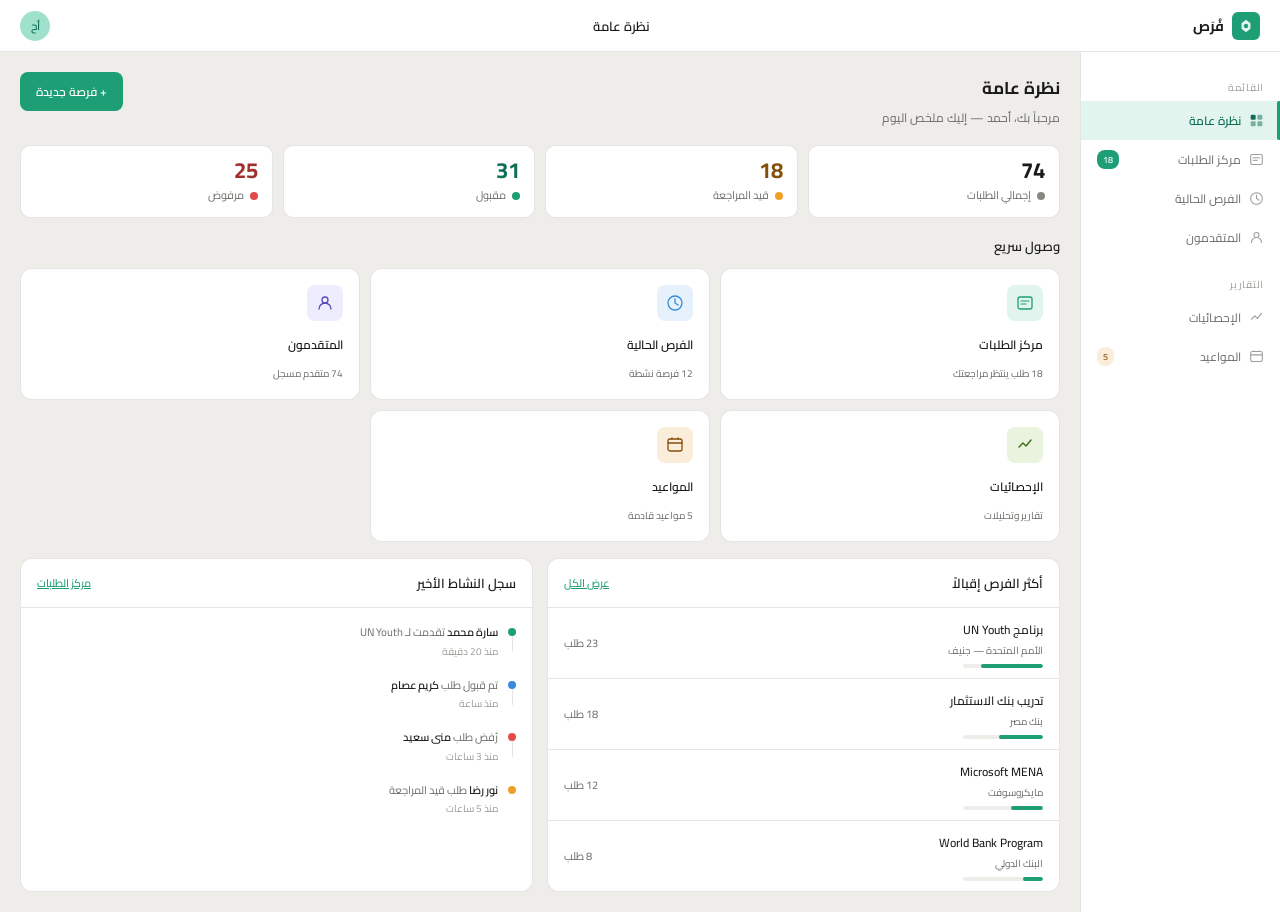
<file: fursa/index.html>
<!DOCTYPE html>
<html lang="ar" dir="rtl">
<head>
<meta charset="UTF-8">
<meta name="viewport" content="width=device-width, initial-scale=1.0">
<title>فُرَص — نظرة عامة</title>
<link rel="preconnect" href="https://fonts.googleapis.com">
<link href="https://fonts.googleapis.com/css2?family=Cairo:wght@400;500;600;700&display=swap" rel="stylesheet">
<link rel="stylesheet" href="shared.css">
<style>
  .main-grid { display: grid; grid-template-columns: 1fr 1fr; gap: 14px; }
  .quick-actions { display: grid; grid-template-columns: repeat(3,1fr); gap: 10px; }
  .qa-card {
    background: var(--bg-primary);
    border: 0.5px solid var(--border);
    border-radius: 12px; padding: 16px;
    display: flex; flex-direction: column; gap: 8px;
    cursor: pointer; transition: box-shadow .15s;
    text-decoration: none; color: inherit;
  }
  .qa-card:hover { box-shadow: 0 2px 12px rgba(0,0,0,.07); }
  .qa-icon {
    width: 36px; height: 36px; border-radius: 8px;
    display: flex; align-items: center; justify-content: center;
    margin-bottom: 4px;
  }
  .qa-label { font-size: 12px; font-weight: 600; color: var(--text-primary); }
  .qa-sub   { font-size: 10px; color: var(--text-secondary); }
  .opp-card {
    background: var(--bg-primary);
    border: 0.5px solid var(--border);
    border-radius: 12px; overflow: hidden;
  }
  .opp-item {
    display: flex; align-items: center; justify-content: space-between;
    padding: 10px 16px; border-bottom: 0.5px solid var(--border);
    gap: 10px;
  }
  .opp-item:last-child { border-bottom: none; }
  .opp-name  { font-size: 12px; font-weight: 500; color: var(--text-primary); }
  .opp-org   { font-size: 10px; color: var(--text-secondary); }
  .opp-count { font-size: 11px; color: var(--text-secondary); white-space: nowrap; }
  .progress-bar {
    height: 4px; background: var(--bg-tertiary);
    border-radius: 2px; overflow: hidden; margin-top: 4px; width: 80px;
  }
  .progress-fill { height: 100%; background: var(--green); border-radius: 2px; }
</style>
</head>
<body>

<div id="topbar-placeholder"></div>
<div id="sidebar-placeholder"></div>

<div class="content">
  <div class="page-hdr">
    <div>
      <div class="page-title">نظرة عامة</div>
      <div class="page-sub">مرحباً بك، أحمد — إليك ملخص اليوم</div>
    </div>
    <button class="btn-primary" onclick="location.href='opportunities.html'">+ فرصة جديدة</button>
  </div>

  <div class="stats-row">
    <div class="scard">
      <div class="sc-num">74</div>
      <div class="sc-lbl"><span class="sc-dot" style="background:#888780"></span>إجمالي الطلبات</div>
    </div>
    <div class="scard">
      <div class="sc-num" style="color:#854F0B">18</div>
      <div class="sc-lbl"><span class="sc-dot" style="background:#EF9F27"></span>قيد المراجعة</div>
    </div>
    <div class="scard">
      <div class="sc-num" style="color:#0F6E56">31</div>
      <div class="sc-lbl"><span class="sc-dot" style="background:#1D9E75"></span>مقبول</div>
    </div>
    <div class="scard">
      <div class="sc-num" style="color:#A32D2D">25</div>
      <div class="sc-lbl"><span class="sc-dot" style="background:#E24B4A"></span>مرفوض</div>
    </div>
  </div>

  <!-- Quick Actions -->
  <div>
    <div class="card-title" style="margin-bottom:10px;font-size:13px;font-weight:600">وصول سريع</div>
    <div class="quick-actions">
      <a class="qa-card" href="applications.html">
        <div class="qa-icon" style="background:#E1F5EE">
          <svg width="18" height="18" viewBox="0 0 18 18" fill="none"><rect x="2" y="3" width="14" height="12" rx="2" stroke="#1D9E75" stroke-width="1.3"/><path d="M5 7h8M5 10h5" stroke="#1D9E75" stroke-width="1.2" stroke-linecap="round"/></svg>
        </div>
        <div class="qa-label">مركز الطلبات</div>
        <div class="qa-sub">18 طلب ينتظر مراجعتك</div>
      </a>
      <a class="qa-card" href="opportunities.html">
        <div class="qa-icon" style="background:#E6F1FB">
          <svg width="18" height="18" viewBox="0 0 18 18" fill="none"><circle cx="9" cy="9" r="7" stroke="#378ADD" stroke-width="1.3"/><path d="M9 5v4l3 2" stroke="#378ADD" stroke-width="1.3" stroke-linecap="round"/></svg>
        </div>
        <div class="qa-label">الفرص الحالية</div>
        <div class="qa-sub">12 فرصة نشطة</div>
      </a>
      <a class="qa-card" href="applicants.html">
        <div class="qa-icon" style="background:#EEEDFE">
          <svg width="18" height="18" viewBox="0 0 18 18" fill="none"><circle cx="9" cy="6" r="3" stroke="#534AB7" stroke-width="1.3"/><path d="M3 15c0-3.3 2.7-6 6-6s6 2.7 6 6" stroke="#534AB7" stroke-width="1.3" stroke-linecap="round"/></svg>
        </div>
        <div class="qa-label">المتقدمون</div>
        <div class="qa-sub">74 متقدم مسجل</div>
      </a>
      <a class="qa-card" href="statistics.html">
        <div class="qa-icon" style="background:#EAF3DE">
          <svg width="18" height="18" viewBox="0 0 18 18" fill="none"><path d="M3 11L7 7l3 3 5-6" stroke="#3B6D11" stroke-width="1.4" stroke-linecap="round" stroke-linejoin="round"/></svg>
        </div>
        <div class="qa-label">الإحصائيات</div>
        <div class="qa-sub">تقارير وتحليلات</div>
      </a>
      <a class="qa-card" href="schedule.html">
        <div class="qa-icon" style="background:#FAEEDA">
          <svg width="18" height="18" viewBox="0 0 18 18" fill="none"><rect x="2" y="3" width="14" height="12" rx="2" stroke="#854F0B" stroke-width="1.3"/><path d="M6 3V2M12 3V2M2 7h14" stroke="#854F0B" stroke-width="1.3" stroke-linecap="round"/></svg>
        </div>
        <div class="qa-label">المواعيد</div>
        <div class="qa-sub">5 مواعيد قادمة</div>
      </a>
    </div>
  </div>

  <div class="main-grid">
    <!-- Top Opportunities -->
    <div class="opp-card">
      <div class="card-hdr">
        <span class="card-title">أكثر الفرص إقبالاً</span>
        <a class="card-action" href="opportunities.html">عرض الكل</a>
      </div>
      <div class="opp-item">
        <div>
          <div class="opp-name">برنامج UN Youth</div>
          <div class="opp-org">الأمم المتحدة — جنيف</div>
          <div class="progress-bar"><div class="progress-fill" style="width:78%"></div></div>
        </div>
        <span class="opp-count">23 طلب</span>
      </div>
      <div class="opp-item">
        <div>
          <div class="opp-name">تدريب بنك الاستثمار</div>
          <div class="opp-org">بنك مصر</div>
          <div class="progress-bar"><div class="progress-fill" style="width:55%"></div></div>
        </div>
        <span class="opp-count">18 طلب</span>
      </div>
      <div class="opp-item">
        <div>
          <div class="opp-name">Microsoft MENA</div>
          <div class="opp-org">مايكروسوفت</div>
          <div class="progress-bar"><div class="progress-fill" style="width:40%"></div></div>
        </div>
        <span class="opp-count">12 طلب</span>
      </div>
      <div class="opp-item">
        <div>
          <div class="opp-name">World Bank Program</div>
          <div class="opp-org">البنك الدولي</div>
          <div class="progress-bar"><div class="progress-fill" style="width:25%"></div></div>
        </div>
        <span class="opp-count">8 طلب</span>
      </div>
    </div>

    <!-- Activity Timeline -->
    <div class="card">
      <div class="card-hdr">
        <span class="card-title">سجل النشاط الأخير</span>
        <a class="card-action" href="applications.html">مركز الطلبات</a>
      </div>
      <div class="tl-list">
        <div class="tl-item">
          <div class="tl-dot-wrap"><div class="tl-dot" style="background:#1D9E75"></div><div class="tl-line"></div></div>
          <div><div class="tl-text"><strong>سارة محمد</strong> تقدمت لـ UN Youth</div><div class="tl-time">منذ 20 دقيقة</div></div>
        </div>
        <div class="tl-item">
          <div class="tl-dot-wrap"><div class="tl-dot" style="background:#378ADD"></div><div class="tl-line"></div></div>
          <div><div class="tl-text">تم قبول طلب <strong>كريم عصام</strong></div><div class="tl-time">منذ ساعة</div></div>
        </div>
        <div class="tl-item">
          <div class="tl-dot-wrap"><div class="tl-dot" style="background:#E24B4A"></div><div class="tl-line"></div></div>
          <div><div class="tl-text">رُفض طلب <strong>منى سعيد</strong></div><div class="tl-time">منذ 3 ساعات</div></div>
        </div>
        <div class="tl-item">
          <div class="tl-dot-wrap"><div class="tl-dot" style="background:#EF9F27"></div></div>
          <div><div class="tl-text"><strong>نور رضا</strong> طلب قيد المراجعة</div><div class="tl-time">منذ 5 ساعات</div></div>
        </div>
      </div>
    </div>
  </div>
</div>

<script src="nav.js"></script>
<script>injectNav('overview');</script>
</body>
</html>
</file>
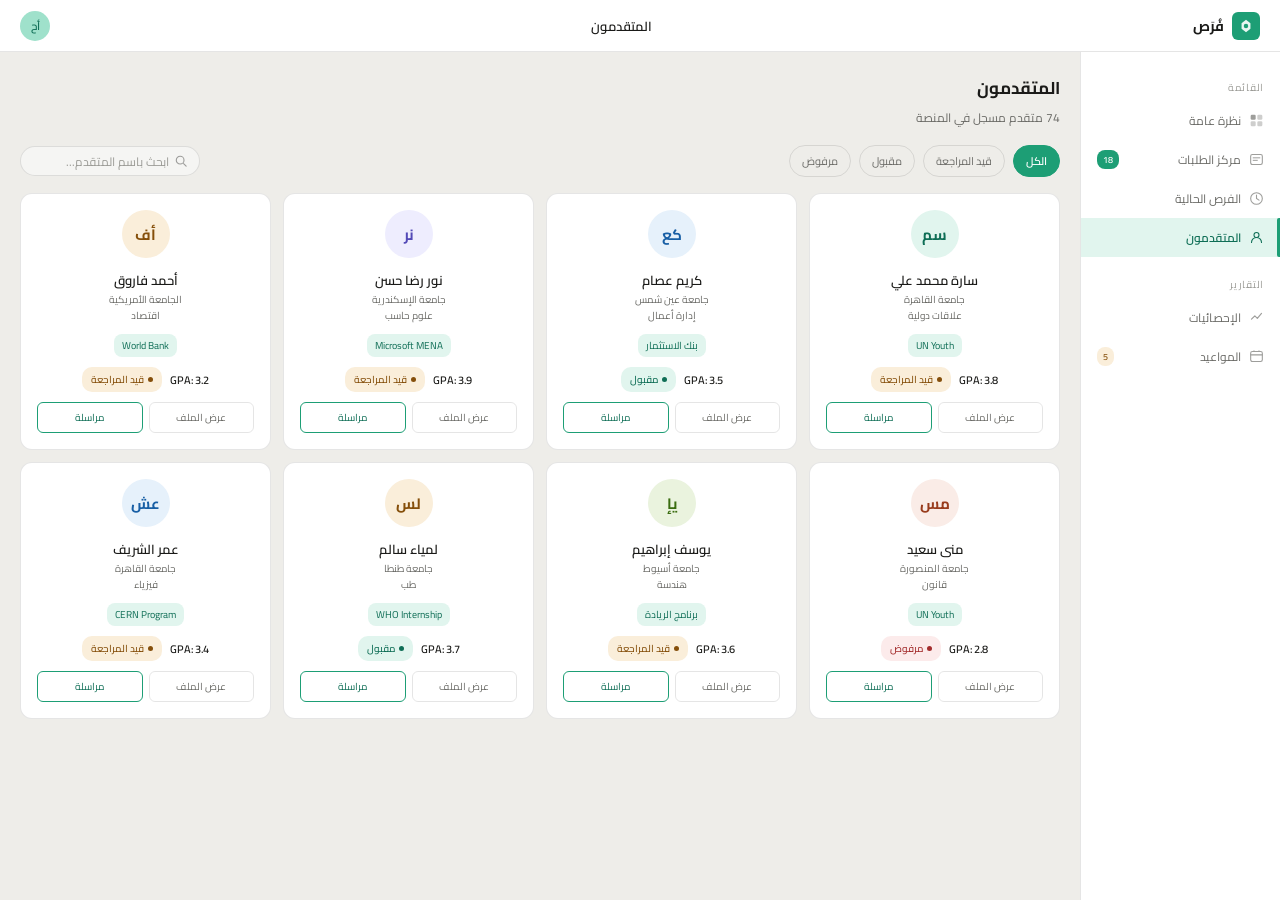
<file: fursa/applicants.html>
<!DOCTYPE html>
<html lang="ar" dir="rtl">
<head>
<meta charset="UTF-8">
<meta name="viewport" content="width=device-width, initial-scale=1.0">
<title>فُرَص — المتقدمون</title>
<link rel="preconnect" href="https://fonts.googleapis.com">
<link href="https://fonts.googleapis.com/css2?family=Cairo:wght@400;500;600;700&display=swap" rel="stylesheet">
<link rel="stylesheet" href="shared.css">
<style>
  .app-grid { display: grid; grid-template-columns: repeat(auto-fill, minmax(220px, 1fr)); gap: 12px; }
  .ap-card {
    background: var(--bg-primary);
    border: 0.5px solid var(--border);
    border-radius: 12px; padding: 16px;
    display: flex; flex-direction: column; align-items: center; gap: 10px;
    text-align: center; cursor: pointer; transition: box-shadow .15s;
  }
  .ap-card:hover { box-shadow: 0 3px 16px rgba(0,0,0,.08); }
  .ap-avatar {
    width: 48px; height: 48px; border-radius: 50%;
    display: flex; align-items: center; justify-content: center;
    font-size: 15px; font-weight: 700;
  }
  .ap-name  { font-size: 13px; font-weight: 600; color: var(--text-primary); }
  .ap-meta  { font-size: 10px; color: var(--text-secondary); line-height: 1.6; }
  .ap-opp   { font-size: 10px; color: var(--green-dark); background: var(--green-light); padding: 2px 8px; border-radius: 8px; }
  .ap-gpa   { font-size: 11px; font-weight: 600; color: var(--text-primary); }
  .ap-footer { display: flex; gap: 6px; width: 100%; }
  .ap-btn { flex:1; font-size:10px; padding:5px 8px; border-radius:6px; border:0.5px solid var(--border); background:transparent; cursor:pointer; font-family:'Cairo',sans-serif; color:var(--text-secondary); }
  .ap-btn:hover { background: var(--bg-secondary); }
</style>
</head>
<body>

<div id="topbar-placeholder"></div>
<div id="sidebar-placeholder"></div>

<div class="content">
  <div class="page-hdr">
    <div>
      <div class="page-title">المتقدمون</div>
      <div class="page-sub">74 متقدم مسجل في المنصة</div>
    </div>
  </div>

  <div class="filters-row">
    <button class="ftab active" onclick="filterApp(this,'all')">الكل</button>
    <button class="ftab" onclick="filterApp(this,'pending')">قيد المراجعة</button>
    <button class="ftab" onclick="filterApp(this,'accepted')">مقبول</button>
    <button class="ftab" onclick="filterApp(this,'rejected')">مرفوض</button>
    <div class="search-wrap">
      <svg width="12" height="12" viewBox="0 0 14 14" fill="none" style="opacity:.4;flex-shrink:0">
        <circle cx="6" cy="6" r="4.5" stroke="currentColor" stroke-width="1.3"/>
        <path d="M10 10L13 13" stroke="currentColor" stroke-width="1.3" stroke-linecap="round"/>
      </svg>
      <input type="text" placeholder="ابحث باسم المتقدم..." oninput="searchApp(this.value)">
    </div>
  </div>

  <div class="app-grid" id="app-grid"></div>
</div>

<script src="nav.js"></script>
<script>
  injectNav('applicants');

  const applicants = [
    {name:'سارة محمد علي',initials:'سم',color:'#E1F5EE',tc:'#0F6E56',univ:'جامعة القاهرة',major:'علاقات دولية',gpa:'3.8',opp:'UN Youth',status:'pending'},
    {name:'كريم عصام',initials:'كع',color:'#E6F1FB',tc:'#185FA5',univ:'جامعة عين شمس',major:'إدارة أعمال',gpa:'3.5',opp:'بنك الاستثمار',status:'accepted'},
    {name:'نور رضا حسن',initials:'نر',color:'#EEEDFE',tc:'#534AB7',univ:'جامعة الإسكندرية',major:'علوم حاسب',gpa:'3.9',opp:'Microsoft MENA',status:'pending'},
    {name:'أحمد فاروق',initials:'أف',color:'#FAEEDA',tc:'#854F0B',univ:'الجامعة الأمريكية',major:'اقتصاد',gpa:'3.2',opp:'World Bank',status:'pending'},
    {name:'منى سعيد',initials:'مس',color:'#FAECE7',tc:'#993C1D',univ:'جامعة المنصورة',major:'قانون',gpa:'2.8',opp:'UN Youth',status:'rejected'},
    {name:'يوسف إبراهيم',initials:'يإ',color:'#EAF3DE',tc:'#3B6D11',univ:'جامعة أسيوط',major:'هندسة',gpa:'3.6',opp:'برنامج الريادة',status:'pending'},
    {name:'لمياء سالم',initials:'لس',color:'#FAEEDA',tc:'#854F0B',univ:'جامعة طنطا',major:'طب',gpa:'3.7',opp:'WHO Internship',status:'accepted'},
    {name:'عمر الشريف',initials:'عش',color:'#E6F1FB',tc:'#185FA5',univ:'جامعة القاهرة',major:'فيزياء',gpa:'3.4',opp:'CERN Program',status:'pending'},
  ];

  const statusMap = { pending:'s-pending', accepted:'s-accepted', rejected:'s-rejected', reviewing:'s-reviewing' };
  const statusLabel = { pending:'قيد المراجعة', accepted:'مقبول', rejected:'مرفوض', reviewing:'جاري المراجعة' };

  let currentFilter = 'all', currentSearch = '';

  function renderApplicants() {
    const grid = document.getElementById('app-grid');
    let list = currentFilter === 'all' ? applicants : applicants.filter(a => a.status === currentFilter);
    if (currentSearch) list = list.filter(a => a.name.includes(currentSearch));
    grid.innerHTML = list.map(a => `
      <div class="ap-card" onclick="location.href='applications.html'">
        <div class="ap-avatar" style="background:${a.color};color:${a.tc}">${a.initials}</div>
        <div>
          <div class="ap-name">${a.name}</div>
          <div class="ap-meta">${a.univ}<br>${a.major}</div>
        </div>
        <div class="ap-opp">${a.opp}</div>
        <div style="display:flex;align-items:center;gap:8px">
          <div class="ap-gpa">GPA: ${a.gpa}</div>
          <span class="status-pill ${statusMap[a.status]}"><span class="pill-dot"></span>${statusLabel[a.status]}</span>
        </div>
        <div class="ap-footer">
          <button class="ap-btn">عرض الملف</button>
          <button class="ap-btn" style="color:var(--green-dark);border-color:var(--green)">مراسلة</button>
        </div>
      </div>`).join('');
  }

  function filterApp(el, f) {
    document.querySelectorAll('.ftab').forEach(t => t.classList.remove('active'));
    el.classList.add('active');
    currentFilter = f; renderApplicants();
  }

  function searchApp(v) { currentSearch = v; renderApplicants(); }

  renderApplicants();
</script>
</body>
</html>
</file>
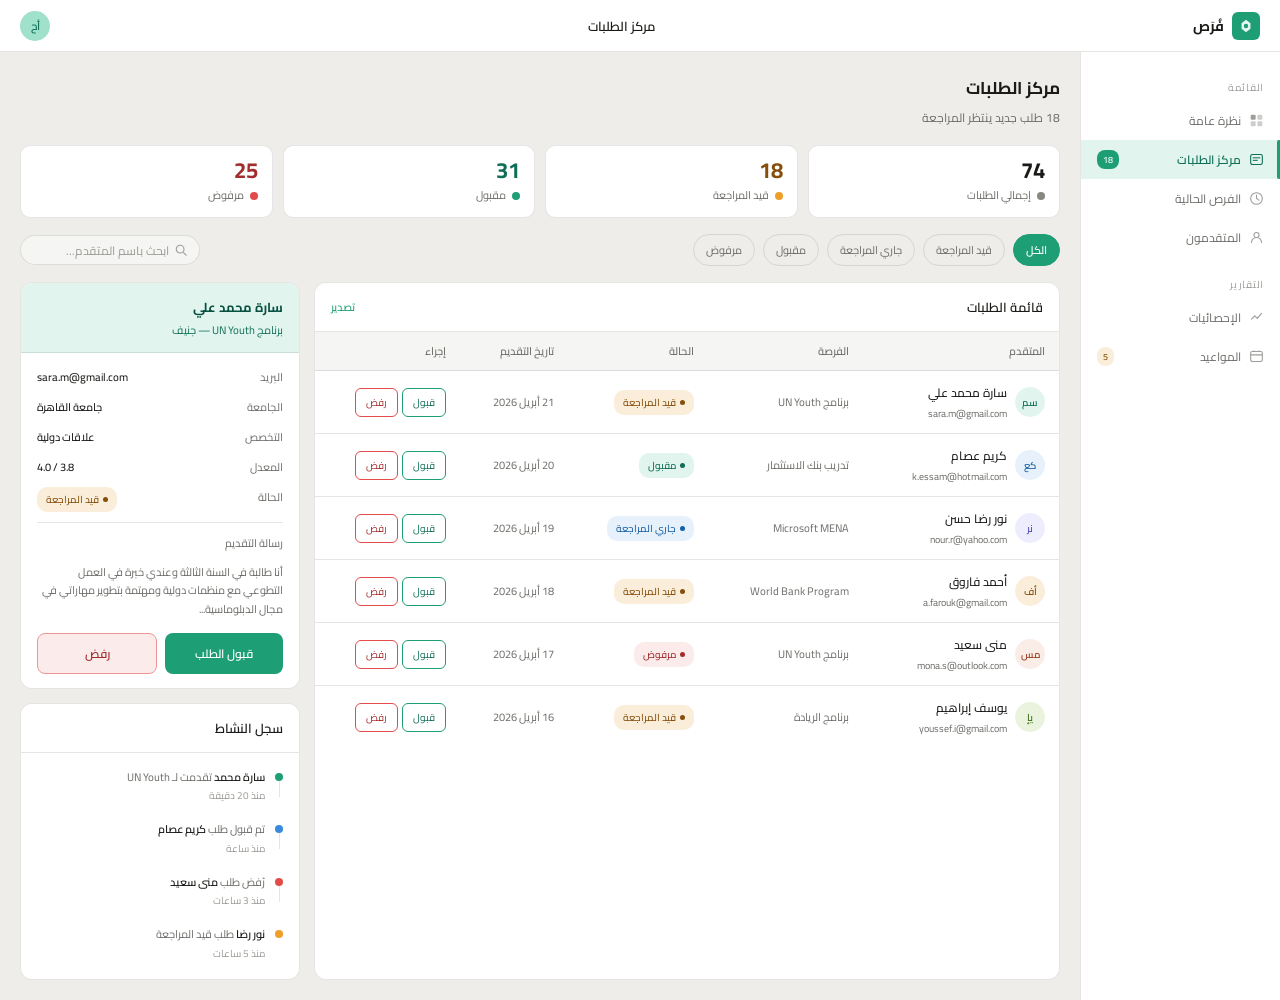
<file: fursa/applications.html>
<!DOCTYPE html>
<html lang="ar" dir="rtl">
<head>
<meta charset="UTF-8">
<meta name="viewport" content="width=device-width, initial-scale=1.0">
<title>فُرَص — مركز الطلبات</title>
<link rel="preconnect" href="https://fonts.googleapis.com">
<link href="https://fonts.googleapis.com/css2?family=Cairo:wght@400;500;600;700&display=swap" rel="stylesheet">
<link rel="stylesheet" href="shared.css">
<style>
  .main-grid { display: grid; grid-template-columns: 1fr 280px; gap: 14px; }
  .opp-cell {
    font-size: 11px; color: var(--text-secondary);
    max-width: 120px; overflow: hidden;
    text-overflow: ellipsis; white-space: nowrap;
  }
  .action-btns { display: flex; gap: 4px; }
  .right-col { display: flex; flex-direction: column; gap: 14px; }

  .detail-card {
    background: var(--bg-primary);
    border: 0.5px solid var(--border);
    border-radius: 12px; overflow: hidden;
  }
  .detail-hdr {
    padding: 12px 16px;
    border-bottom: 0.5px solid var(--border);
    background: #E1F5EE;
  }
  .detail-name { font-size: 13px; font-weight: 700; color: #085041; }
  .detail-sub  { font-size: 11px; color: #0F6E56; margin-top: 1px; }
  .detail-body { padding: 14px 16px; display: flex; flex-direction: column; gap: 10px; }
  .detail-row { display: flex; justify-content: space-between; align-items: flex-start; gap: 8px; }
  .dr-label { font-size: 11px; color: var(--text-secondary); flex-shrink: 0; }
  .dr-value  { font-size: 11px; color: var(--text-primary); font-weight: 500; text-align: left; }
  .detail-sep { height: 0.5px; background: var(--border); }
  .detail-actions { display: flex; gap: 8px; padding: 0 16px 14px; }
  .btn-full {
    flex: 1; padding: 8px;
    border-radius: 8px; font-size: 12px; font-weight: 600;
    cursor: pointer; font-family: 'Cairo', sans-serif; border: none;
  }
  .btn-full-accept { background: var(--green); color: #fff; }
  .btn-full-accept:hover { background: var(--green-dark); }
  .btn-full-reject { background: #FCEBEB; color: #A32D2D; border: 0.5px solid #F09595; }
  .btn-full-reject:hover { background: #F7C1C1; }
  .timeline-card {
    background: var(--bg-primary);
    border: 0.5px solid var(--border);
    border-radius: 12px; overflow: hidden;
  }

  @media (max-width: 900px) {
    .main-grid { grid-template-columns: 1fr; }
  }
</style>
</head>
<body>

<div id="topbar-placeholder"></div>
<div id="sidebar-placeholder"></div>

<div class="content">
  <div class="page-hdr">
    <div>
      <div class="page-title">مركز الطلبات</div>
      <div class="page-sub">18 طلب جديد ينتظر المراجعة</div>
    </div>
  </div>

  <div class="stats-row">
    <div class="scard">
      <div class="sc-num">74</div>
      <div class="sc-lbl"><span class="sc-dot" style="background:#888780"></span>إجمالي الطلبات</div>
    </div>
    <div class="scard">
      <div class="sc-num" style="color:#854F0B">18</div>
      <div class="sc-lbl"><span class="sc-dot" style="background:#EF9F27"></span>قيد المراجعة</div>
    </div>
    <div class="scard">
      <div class="sc-num" style="color:#0F6E56">31</div>
      <div class="sc-lbl"><span class="sc-dot" style="background:#1D9E75"></span>مقبول</div>
    </div>
    <div class="scard">
      <div class="sc-num" style="color:#A32D2D">25</div>
      <div class="sc-lbl"><span class="sc-dot" style="background:#E24B4A"></span>مرفوض</div>
    </div>
  </div>

  <div class="filters-row">
    <button class="ftab active" onclick="filterApps(this,'all')">الكل</button>
    <button class="ftab" onclick="filterApps(this,'pending')">قيد المراجعة</button>
    <button class="ftab" onclick="filterApps(this,'reviewing')">جاري المراجعة</button>
    <button class="ftab" onclick="filterApps(this,'accepted')">مقبول</button>
    <button class="ftab" onclick="filterApps(this,'rejected')">مرفوض</button>
    <div class="search-wrap">
      <svg width="12" height="12" viewBox="0 0 14 14" fill="none" style="opacity:.4;flex-shrink:0">
        <circle cx="6" cy="6" r="4.5" stroke="currentColor" stroke-width="1.3"/>
        <path d="M10 10L13 13" stroke="currentColor" stroke-width="1.3" stroke-linecap="round"/>
      </svg>
      <input type="text" placeholder="ابحث باسم المتقدم..." oninput="searchApps(this.value)">
    </div>
  </div>

  <div class="main-grid">
    <div class="card">
      <div class="card-hdr">
        <span class="card-title">قائمة الطلبات</span>
        <span class="card-action">تصدير</span>
      </div>
      <div class="tbl-wrap">
        <table>
          <thead>
            <tr>
              <th>المتقدم</th>
              <th>الفرصة</th>
              <th>الحالة</th>
              <th>تاريخ التقديم</th>
              <th>إجراء</th>
            </tr>
          </thead>
          <tbody id="apps-body"></tbody>
        </table>
      </div>
    </div>

    <div class="right-col">
      <div class="detail-card">
        <div class="detail-hdr">
          <div class="detail-name" id="dp-name">سارة محمد علي</div>
          <div class="detail-sub" id="dp-opp">برنامج UN Youth — جنيف</div>
        </div>
        <div class="detail-body">
          <div class="detail-row">
            <span class="dr-label">البريد</span>
            <span class="dr-value" id="dp-email">sara.m@gmail.com</span>
          </div>
          <div class="detail-row">
            <span class="dr-label">الجامعة</span>
            <span class="dr-value" id="dp-univ">جامعة القاهرة</span>
          </div>
          <div class="detail-row">
            <span class="dr-label">التخصص</span>
            <span class="dr-value" id="dp-major">علاقات دولية</span>
          </div>
          <div class="detail-row">
            <span class="dr-label">المعدل</span>
            <span class="dr-value" id="dp-gpa">3.8 / 4.0</span>
          </div>
          <div class="detail-row">
            <span class="dr-label">الحالة</span>
            <span class="status-pill s-pending" id="dp-status"><span class="pill-dot"></span>قيد المراجعة</span>
          </div>
          <div class="detail-sep"></div>
          <div class="detail-row"><span class="dr-label">رسالة التقديم</span></div>
          <div style="font-size:11px;color:#6b6b67;line-height:1.7;" id="dp-msg">
            أنا طالبة في السنة الثالثة وعندي خبرة في العمل التطوعي مع منظمات دولية ومهتمة بتطوير مهاراتي في مجال الدبلوماسية...
          </div>
        </div>
        <div class="detail-actions">
          <button class="btn-full btn-full-accept">قبول الطلب</button>
          <button class="btn-full btn-full-reject">رفض</button>
        </div>
      </div>

      <div class="timeline-card">
        <div class="card-hdr">
          <span class="card-title">سجل النشاط</span>
        </div>
        <div class="tl-list">
          <div class="tl-item">
            <div class="tl-dot-wrap"><div class="tl-dot" style="background:#1D9E75"></div><div class="tl-line"></div></div>
            <div><div class="tl-text"><strong>سارة محمد</strong> تقدمت لـ UN Youth</div><div class="tl-time">منذ 20 دقيقة</div></div>
          </div>
          <div class="tl-item">
            <div class="tl-dot-wrap"><div class="tl-dot" style="background:#378ADD"></div><div class="tl-line"></div></div>
            <div><div class="tl-text">تم قبول طلب <strong>كريم عصام</strong></div><div class="tl-time">منذ ساعة</div></div>
          </div>
          <div class="tl-item">
            <div class="tl-dot-wrap"><div class="tl-dot" style="background:#E24B4A"></div><div class="tl-line"></div></div>
            <div><div class="tl-text">رُفض طلب <strong>منى سعيد</strong></div><div class="tl-time">منذ 3 ساعات</div></div>
          </div>
          <div class="tl-item">
            <div class="tl-dot-wrap"><div class="tl-dot" style="background:#EF9F27"></div></div>
            <div><div class="tl-text"><strong>نور رضا</strong> طلب قيد المراجعة</div><div class="tl-time">منذ 5 ساعات</div></div>
          </div>
        </div>
      </div>
    </div>
  </div>
</div>

<script src="nav.js"></script>
<script>
  injectNav('applications');

  const apps = [
    {id:1,name:'سارة محمد علي',initials:'سم',color:'#E1F5EE',tc:'#0F6E56',email:'sara.m@gmail.com',univ:'جامعة القاهرة',major:'علاقات دولية',gpa:'3.8 / 4.0',opp:'برنامج UN Youth',status:'pending',date:'21 أبريل 2026',msg:'أنا طالبة في السنة الثالثة وعندي خبرة في العمل التطوعي مع منظمات دولية ومهتمة بتطوير مهاراتي في مجال الدبلوماسية...'},
    {id:2,name:'كريم عصام',initials:'كع',color:'#E6F1FB',tc:'#185FA5',email:'k.essam@hotmail.com',univ:'جامعة عين شمس',major:'إدارة أعمال',gpa:'3.5 / 4.0',opp:'تدريب بنك الاستثمار',status:'accepted',date:'20 أبريل 2026',msg:'خريج حديث بخبرة في التحليل المالي وأبحث عن فرصة لتطبيق مهاراتي في بيئة مصرفية احترافية...'},
    {id:3,name:'نور رضا حسن',initials:'نر',color:'#EEEDFE',tc:'#534AB7',email:'nour.r@yahoo.com',univ:'جامعة الإسكندرية',major:'علوم حاسب',gpa:'3.9 / 4.0',opp:'Microsoft MENA',status:'reviewing',date:'19 أبريل 2026',msg:'طالبة دكتوراه في هندسة البرمجيات، ولدي مشاركات في مؤتمرات دولية حول الذكاء الاصطناعي...'},
    {id:4,name:'أحمد فاروق',initials:'أف',color:'#FAEEDA',tc:'#854F0B',email:'a.farouk@gmail.com',univ:'الجامعة الأمريكية',major:'اقتصاد',gpa:'3.2 / 4.0',opp:'World Bank Program',status:'pending',date:'18 أبريل 2026',msg:'أهتم بالتنمية الاقتصادية في منطقة الشرق الأوسط وشمال أفريقيا وأبحث عن فرصة للمساهمة...'},
    {id:5,name:'منى سعيد',initials:'مس',color:'#FAECE7',tc:'#993C1D',email:'mona.s@outlook.com',univ:'جامعة المنصورة',major:'قانون',gpa:'2.8 / 4.0',opp:'برنامج UN Youth',status:'rejected',date:'17 أبريل 2026',msg:'خريجة قانون وأسعى للعمل في مجال القانون الدولي وحقوق الإنسان...'},
    {id:6,name:'يوسف إبراهيم',initials:'يإ',color:'#EAF3DE',tc:'#3B6D11',email:'youssef.i@gmail.com',univ:'جامعة أسيوط',major:'هندسة',gpa:'3.6 / 4.0',opp:'برنامج الريادة',status:'pending',date:'16 أبريل 2026',msg:'مهندس ميكانيكا مهتم بريادة الأعمال التقنية ولدي مشروع startup في مجال الطاقة المتجددة...'},
  ];

  const statusMap = {
    pending:   {cls:'s-pending',   label:'قيد المراجعة'},
    accepted:  {cls:'s-accepted',  label:'مقبول'},
    rejected:  {cls:'s-rejected',  label:'مرفوض'},
    reviewing: {cls:'s-reviewing', label:'جاري المراجعة'},
  };

  let currentFilter = 'all';
  let currentSearch = '';

  function renderTable() {
    const tbody = document.getElementById('apps-body');
    let filtered = currentFilter === 'all' ? apps : apps.filter(a => a.status === currentFilter);
    if (currentSearch) filtered = filtered.filter(a => a.name.includes(currentSearch));
    tbody.innerHTML = filtered.map(a => {
      const s = statusMap[a.status];
      return `<tr onclick="showDetail(${a.id})">
        <td><div class="applicant-cell">
          <div class="avatar-sm" style="background:${a.color};color:${a.tc}">${a.initials}</div>
          <div><div class="app-name">${a.name}</div><div class="app-email">${a.email}</div></div>
        </div></td>
        <td><div class="opp-cell">${a.opp}</div></td>
        <td><span class="status-pill ${s.cls}"><span class="pill-dot"></span>${s.label}</span></td>
        <td style="font-size:11px;color:#6b6b67">${a.date}</td>
        <td><div class="action-btns">
          <button class="btn-sm btn-accept" onclick="event.stopPropagation()">قبول</button>
          <button class="btn-sm btn-reject" onclick="event.stopPropagation()">رفض</button>
        </div></td>
      </tr>`;
    }).join('');
  }

  function showDetail(id) {
    const a = apps.find(x => x.id === id);
    if (!a) return;
    const s = statusMap[a.status];
    document.getElementById('dp-name').textContent  = a.name;
    document.getElementById('dp-opp').textContent   = a.opp;
    document.getElementById('dp-email').textContent = a.email;
    document.getElementById('dp-univ').textContent  = a.univ;
    document.getElementById('dp-major').textContent = a.major;
    document.getElementById('dp-gpa').textContent   = a.gpa;
    document.getElementById('dp-msg').textContent   = a.msg;
    const sp = document.getElementById('dp-status');
    sp.className = 'status-pill ' + s.cls;
    sp.innerHTML = '<span class="pill-dot"></span>' + s.label;
  }

  function filterApps(el, filter) {
    document.querySelectorAll('.ftab').forEach(t => t.classList.remove('active'));
    el.classList.add('active');
    currentFilter = filter;
    renderTable();
  }

  function searchApps(val) {
    currentSearch = val;
    renderTable();
  }

  renderTable();
</script>
</body>
</html>
</file>
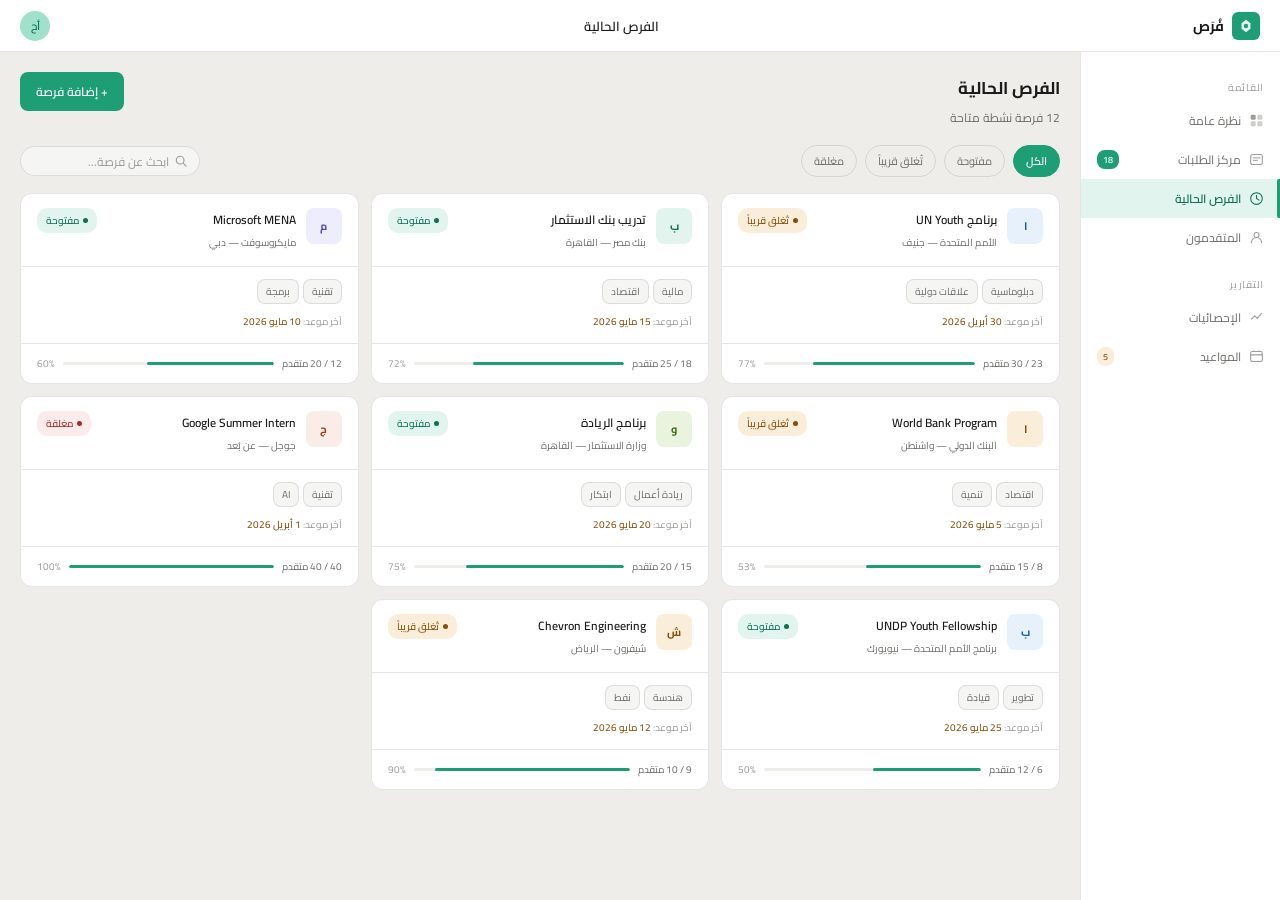
<file: fursa/opportunities.html>
<!DOCTYPE html>
<html lang="ar" dir="rtl">
<head>
<meta charset="UTF-8">
<meta name="viewport" content="width=device-width, initial-scale=1.0">
<title>فُرَص — الفرص الحالية</title>
<link rel="preconnect" href="https://fonts.googleapis.com">
<link href="https://fonts.googleapis.com/css2?family=Cairo:wght@400;500;600;700&display=swap" rel="stylesheet">
<link rel="stylesheet" href="shared.css">
<style>
  .opp-grid { display: grid; grid-template-columns: repeat(auto-fill, minmax(260px, 1fr)); gap: 12px; }
  .opp-card {
    background: var(--bg-primary);
    border: 0.5px solid var(--border);
    border-radius: 12px; overflow: hidden;
    display: flex; flex-direction: column;
    transition: box-shadow .15s;
    cursor: pointer;
  }
  .opp-card:hover { box-shadow: 0 3px 16px rgba(0,0,0,.08); }
  .opp-card-top {
    padding: 14px 16px;
    border-bottom: 0.5px solid var(--border);
    display: flex; align-items: flex-start; justify-content: space-between; gap: 8px;
  }
  .opp-org-logo {
    width: 36px; height: 36px; border-radius: 8px;
    display: flex; align-items: center; justify-content: center;
    font-size: 11px; font-weight: 700; flex-shrink: 0;
  }
  .opp-card-name { font-size: 12px; font-weight: 600; color: var(--text-primary); margin-bottom: 2px; }
  .opp-card-org  { font-size: 10px; color: var(--text-secondary); }
  .opp-card-body { padding: 12px 16px; flex: 1; display: flex; flex-direction: column; gap: 8px; }
  .opp-tag {
    display: inline-flex; align-items: center;
    font-size: 10px; color: var(--text-secondary);
    background: var(--bg-secondary);
    padding: 2px 8px; border-radius: 8px;
    border: 0.5px solid var(--border);
  }
  .opp-tags { display: flex; flex-wrap: wrap; gap: 4px; }
  .opp-deadline { font-size: 10px; color: var(--text-tertiary); }
  .opp-deadline span { color: #854F0B; font-weight: 500; }
  .opp-footer {
    padding: 10px 16px;
    border-top: 0.5px solid var(--border);
    display: flex; align-items: center; justify-content: space-between;
  }
  .opp-apps { font-size: 10px; color: var(--text-secondary); }
  .progress-mini { height: 3px; background: var(--bg-tertiary); border-radius: 2px; overflow: hidden; flex: 1; margin: 0 8px; }
  .progress-mini-fill { height: 100%; background: var(--green); border-radius: 2px; }
</style>
</head>
<body>

<div id="topbar-placeholder"></div>
<div id="sidebar-placeholder"></div>

<div class="content">
  <div class="page-hdr">
    <div>
      <div class="page-title">الفرص الحالية</div>
      <div class="page-sub">12 فرصة نشطة متاحة</div>
    </div>
    <button class="btn-primary">+ إضافة فرصة</button>
  </div>

  <div class="filters-row">
    <button class="ftab active" onclick="filterOpp(this,'all')">الكل</button>
    <button class="ftab" onclick="filterOpp(this,'open')">مفتوحة</button>
    <button class="ftab" onclick="filterOpp(this,'closing')">تُغلق قريباً</button>
    <button class="ftab" onclick="filterOpp(this,'closed')">مغلقة</button>
    <div class="search-wrap">
      <svg width="12" height="12" viewBox="0 0 14 14" fill="none" style="opacity:.4;flex-shrink:0">
        <circle cx="6" cy="6" r="4.5" stroke="currentColor" stroke-width="1.3"/>
        <path d="M10 10L13 13" stroke="currentColor" stroke-width="1.3" stroke-linecap="round"/>
      </svg>
      <input type="text" placeholder="ابحث عن فرصة..." oninput="searchOpp(this.value)">
    </div>
  </div>

  <div class="opp-grid" id="opp-grid"></div>
</div>

<script src="nav.js"></script>
<script>
  injectNav('opportunities');

  const opportunities = [
    { id:1, name:'برنامج UN Youth', org:'الأمم المتحدة', location:'جنيف', color:'#E6F1FB', tc:'#185FA5', tags:['دبلوماسية','علاقات دولية'], deadline:'30 أبريل 2026', apps:23, max:30, status:'closing' },
    { id:2, name:'تدريب بنك الاستثمار', org:'بنك مصر', location:'القاهرة', color:'#E1F5EE', tc:'#0F6E56', tags:['مالية','اقتصاد'], deadline:'15 مايو 2026', apps:18, max:25, status:'open' },
    { id:3, name:'Microsoft MENA', org:'مايكروسوفت', location:'دبي', color:'#EEEDFE', tc:'#534AB7', tags:['تقنية','برمجة'], deadline:'10 مايو 2026', apps:12, max:20, status:'open' },
    { id:4, name:'World Bank Program', org:'البنك الدولي', location:'واشنطن', color:'#FAEEDA', tc:'#854F0B', tags:['اقتصاد','تنمية'], deadline:'5 مايو 2026', apps:8, max:15, status:'closing' },
    { id:5, name:'برنامج الريادة', org:'وزارة الاستثمار', location:'القاهرة', color:'#EAF3DE', tc:'#3B6D11', tags:['ريادة أعمال','ابتكار'], deadline:'20 مايو 2026', apps:15, max:20, status:'open' },
    { id:6, name:'Google Summer Intern', org:'جوجل', location:'عن بُعد', color:'#FAECE7', tc:'#993C1D', tags:['تقنية','AI'], deadline:'1 أبريل 2026', apps:40, max:40, status:'closed' },
    { id:7, name:'UNDP Youth Fellowship', org:'برنامج الأمم المتحدة', location:'نيويورك', color:'#E6F1FB', tc:'#185FA5', tags:['تطوير','قيادة'], deadline:'25 مايو 2026', apps:6, max:12, status:'open' },
    { id:8, name:'Chevron Engineering', org:'شيفرون', location:'الرياض', color:'#FAEEDA', tc:'#854F0B', tags:['هندسة','نفط'], deadline:'12 مايو 2026', apps:9, max:10, status:'closing' },
  ];

  let currentFilter = 'all', currentSearch = '';

  function renderOpps() {
    const grid = document.getElementById('opp-grid');
    let list = currentFilter === 'all' ? opportunities : opportunities.filter(o => o.status === currentFilter);
    if (currentSearch) list = list.filter(o => o.name.includes(currentSearch) || o.org.includes(currentSearch));
    grid.innerHTML = list.map(o => {
      const pct = Math.round(o.apps / o.max * 100);
      const statusLabel = { open:'مفتوحة', closing:'تُغلق قريباً', closed:'مغلقة' }[o.status];
      const statusCls   = { open:'s-accepted', closing:'s-pending', closed:'s-rejected' }[o.status];
      return `<div class="opp-card" onclick="location.href='applications.html'">
        <div class="opp-card-top">
          <div style="display:flex;gap:10px;align-items:flex-start">
            <div class="opp-org-logo" style="background:${o.color};color:${o.tc}">${o.org.charAt(0)}</div>
            <div>
              <div class="opp-card-name">${o.name}</div>
              <div class="opp-card-org">${o.org} — ${o.location}</div>
            </div>
          </div>
          <span class="status-pill ${statusCls}"><span class="pill-dot"></span>${statusLabel}</span>
        </div>
        <div class="opp-card-body">
          <div class="opp-tags">${o.tags.map(t=>`<span class="opp-tag">${t}</span>`).join('')}</div>
          <div class="opp-deadline">آخر موعد: <span>${o.deadline}</span></div>
        </div>
        <div class="opp-footer">
          <span class="opp-apps">${o.apps} / ${o.max} متقدم</span>
          <div class="progress-mini"><div class="progress-mini-fill" style="width:${pct}%"></div></div>
          <span style="font-size:10px;color:var(--text-tertiary)">${pct}%</span>
        </div>
      </div>`;
    }).join('');
  }

  function filterOpp(el, f) {
    document.querySelectorAll('.ftab').forEach(t => t.classList.remove('active'));
    el.classList.add('active');
    currentFilter = f; renderOpps();
  }

  function searchOpp(v) { currentSearch = v; renderOpps(); }

  renderOpps();
</script>
</body>
</html>
</file>
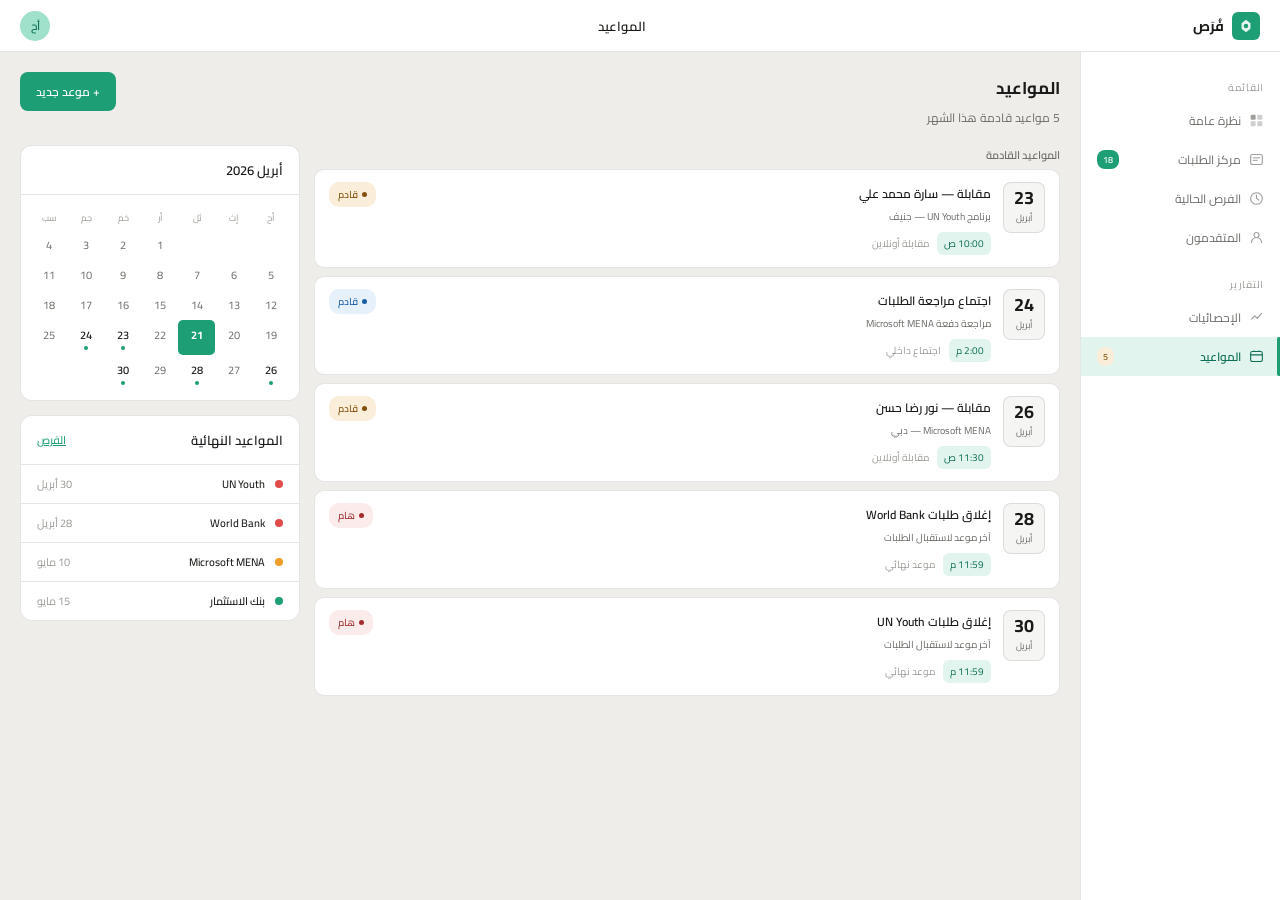
<file: fursa/schedule.html>
<!DOCTYPE html>
<html lang="ar" dir="rtl">
<head>
<meta charset="UTF-8">
<meta name="viewport" content="width=device-width, initial-scale=1.0">
<title>فُرَص — المواعيد</title>
<link rel="preconnect" href="https://fonts.googleapis.com">
<link href="https://fonts.googleapis.com/css2?family=Cairo:wght@400;500;600;700&display=swap" rel="stylesheet">
<link rel="stylesheet" href="shared.css">
<style>
  .sched-grid { display: grid; grid-template-columns: 1fr 280px; gap: 14px; }
  .sched-list { display: flex; flex-direction: column; gap: 8px; }

  .sched-item {
    background: var(--bg-primary);
    border: 0.5px solid var(--border);
    border-radius: 10px; padding: 12px 14px;
    display: flex; align-items: flex-start; gap: 12px;
    cursor: pointer; transition: box-shadow .15s;
  }
  .sched-item:hover { box-shadow: 0 2px 10px rgba(0,0,0,.06); }

  .sched-date-box {
    width: 42px; flex-shrink: 0;
    background: var(--bg-secondary);
    border-radius: 8px; padding: 6px 4px;
    text-align: center;
    border: 0.5px solid var(--border);
  }
  .sched-day   { font-size: 18px; font-weight: 700; color: var(--text-primary); line-height: 1; }
  .sched-month { font-size: 9px; color: var(--text-secondary); margin-top: 2px; }

  .sched-info { flex: 1; }
  .sched-title { font-size: 12px; font-weight: 600; color: var(--text-primary); }
  .sched-sub   { font-size: 10px; color: var(--text-secondary); margin-top: 2px; }
  .sched-meta  { display: flex; align-items: center; gap: 8px; margin-top: 6px; }
  .sched-time  { font-size: 10px; color: var(--green-dark); background: var(--green-light); padding: 2px 7px; border-radius: 6px; }
  .sched-type  { font-size: 10px; color: var(--text-tertiary); }

  .upcoming-hdr { font-size: 11px; font-weight: 600; color: var(--text-secondary); margin-bottom: 4px; }

  .mini-calendar {
    background: var(--bg-primary);
    border: 0.5px solid var(--border);
    border-radius: 12px; overflow: hidden;
  }
  .cal-grid { display: grid; grid-template-columns: repeat(7, 1fr); gap: 0; padding: 10px; }
  .cal-day-name { text-align: center; font-size: 9px; color: var(--text-tertiary); padding: 4px 0; }
  .cal-day {
    text-align: center; font-size: 11px; padding: 5px 2px;
    border-radius: 5px; cursor: pointer; color: var(--text-secondary);
  }
  .cal-day:hover { background: var(--bg-secondary); }
  .cal-day.today { background: var(--green); color: #fff; font-weight: 700; }
  .cal-day.has-event { font-weight: 600; color: var(--text-primary); }
  .cal-day.has-event::after { content:''; display:block; width:4px; height:4px; background:var(--green); border-radius:50%; margin:1px auto 0; }

  .deadline-list { display: flex; flex-direction: column; }
  .deadline-item {
    display: flex; align-items: center; gap: 10px;
    padding: 9px 16px; border-bottom: 0.5px solid var(--border); font-size: 11px;
  }
  .deadline-item:last-child { border-bottom: none; }
  .deadline-dot { width: 8px; height: 8px; border-radius: 50%; flex-shrink: 0; }
  .deadline-name { flex:1; color: var(--text-primary); font-weight: 500; }
  .deadline-date { color: var(--text-tertiary); }
</style>
</head>
<body>

<div id="topbar-placeholder"></div>
<div id="sidebar-placeholder"></div>

<div class="content">
  <div class="page-hdr">
    <div>
      <div class="page-title">المواعيد</div>
      <div class="page-sub">5 مواعيد قادمة هذا الشهر</div>
    </div>
    <button class="btn-primary">+ موعد جديد</button>
  </div>

  <div class="sched-grid">
    <div>
      <div class="upcoming-hdr">المواعيد القادمة</div>
      <div class="sched-list">

        <div class="sched-item">
          <div class="sched-date-box">
            <div class="sched-day">23</div>
            <div class="sched-month">أبريل</div>
          </div>
          <div class="sched-info">
            <div class="sched-title">مقابلة — سارة محمد علي</div>
            <div class="sched-sub">برنامج UN Youth — جنيف</div>
            <div class="sched-meta">
              <span class="sched-time">10:00 ص</span>
              <span class="sched-type">مقابلة أونلاين</span>
            </div>
          </div>
          <span class="status-pill s-pending"><span class="pill-dot"></span>قادم</span>
        </div>

        <div class="sched-item">
          <div class="sched-date-box">
            <div class="sched-day">24</div>
            <div class="sched-month">أبريل</div>
          </div>
          <div class="sched-info">
            <div class="sched-title">اجتماع مراجعة الطلبات</div>
            <div class="sched-sub">مراجعة دفعة Microsoft MENA</div>
            <div class="sched-meta">
              <span class="sched-time">2:00 م</span>
              <span class="sched-type">اجتماع داخلي</span>
            </div>
          </div>
          <span class="status-pill s-reviewing"><span class="pill-dot"></span>قادم</span>
        </div>

        <div class="sched-item">
          <div class="sched-date-box">
            <div class="sched-day">26</div>
            <div class="sched-month">أبريل</div>
          </div>
          <div class="sched-info">
            <div class="sched-title">مقابلة — نور رضا حسن</div>
            <div class="sched-sub">Microsoft MENA — دبي</div>
            <div class="sched-meta">
              <span class="sched-time">11:30 ص</span>
              <span class="sched-type">مقابلة أونلاين</span>
            </div>
          </div>
          <span class="status-pill s-pending"><span class="pill-dot"></span>قادم</span>
        </div>

        <div class="sched-item">
          <div class="sched-date-box">
            <div class="sched-day">28</div>
            <div class="sched-month">أبريل</div>
          </div>
          <div class="sched-info">
            <div class="sched-title">إغلاق طلبات World Bank</div>
            <div class="sched-sub">آخر موعد لاستقبال الطلبات</div>
            <div class="sched-meta">
              <span class="sched-time">11:59 م</span>
              <span class="sched-type">موعد نهائي</span>
            </div>
          </div>
          <span class="status-pill s-rejected" style="background:#FCEBEB;color:#A32D2D"><span class="pill-dot"></span>هام</span>
        </div>

        <div class="sched-item">
          <div class="sched-date-box">
            <div class="sched-day">30</div>
            <div class="sched-month">أبريل</div>
          </div>
          <div class="sched-info">
            <div class="sched-title">إغلاق طلبات UN Youth</div>
            <div class="sched-sub">آخر موعد لاستقبال الطلبات</div>
            <div class="sched-meta">
              <span class="sched-time">11:59 م</span>
              <span class="sched-type">موعد نهائي</span>
            </div>
          </div>
          <span class="status-pill s-rejected" style="background:#FCEBEB;color:#A32D2D"><span class="pill-dot"></span>هام</span>
        </div>

      </div>
    </div>

    <div style="display:flex;flex-direction:column;gap:14px">
      <!-- Mini Calendar -->
      <div class="mini-calendar">
        <div class="card-hdr">
          <span class="card-title">أبريل 2026</span>
        </div>
        <div class="cal-grid">
          <div class="cal-day-name">أح</div>
          <div class="cal-day-name">إث</div>
          <div class="cal-day-name">ثل</div>
          <div class="cal-day-name">أر</div>
          <div class="cal-day-name">خم</div>
          <div class="cal-day-name">جم</div>
          <div class="cal-day-name">سب</div>
          <!-- April 2026 starts Wednesday -->
          <div class="cal-day" style="color:transparent">-</div>
          <div class="cal-day" style="color:transparent">-</div>
          <div class="cal-day" style="color:transparent">-</div>
          <div class="cal-day">1</div>
          <div class="cal-day">2</div>
          <div class="cal-day">3</div>
          <div class="cal-day">4</div>
          <div class="cal-day">5</div>
          <div class="cal-day">6</div>
          <div class="cal-day">7</div>
          <div class="cal-day">8</div>
          <div class="cal-day">9</div>
          <div class="cal-day">10</div>
          <div class="cal-day">11</div>
          <div class="cal-day">12</div>
          <div class="cal-day">13</div>
          <div class="cal-day">14</div>
          <div class="cal-day">15</div>
          <div class="cal-day">16</div>
          <div class="cal-day">17</div>
          <div class="cal-day">18</div>
          <div class="cal-day">19</div>
          <div class="cal-day">20</div>
          <div class="cal-day today">21</div>
          <div class="cal-day">22</div>
          <div class="cal-day has-event">23</div>
          <div class="cal-day has-event">24</div>
          <div class="cal-day">25</div>
          <div class="cal-day has-event">26</div>
          <div class="cal-day">27</div>
          <div class="cal-day has-event">28</div>
          <div class="cal-day">29</div>
          <div class="cal-day has-event">30</div>
        </div>
      </div>

      <!-- Upcoming deadlines -->
      <div class="card">
        <div class="card-hdr">
          <span class="card-title">المواعيد النهائية</span>
          <a class="card-action" href="opportunities.html">الفرص</a>
        </div>
        <div class="deadline-list">
          <div class="deadline-item">
            <div class="deadline-dot" style="background:#E24B4A"></div>
            <div class="deadline-name">UN Youth</div>
            <div class="deadline-date">30 أبريل</div>
          </div>
          <div class="deadline-item">
            <div class="deadline-dot" style="background:#E24B4A"></div>
            <div class="deadline-name">World Bank</div>
            <div class="deadline-date">28 أبريل</div>
          </div>
          <div class="deadline-item">
            <div class="deadline-dot" style="background:#EF9F27"></div>
            <div class="deadline-name">Microsoft MENA</div>
            <div class="deadline-date">10 مايو</div>
          </div>
          <div class="deadline-item">
            <div class="deadline-dot" style="background:#1D9E75"></div>
            <div class="deadline-name">بنك الاستثمار</div>
            <div class="deadline-date">15 مايو</div>
          </div>
        </div>
      </div>
    </div>
  </div>
</div>

<script src="nav.js"></script>
<script>injectNav('schedule');</script>
</body>
</html>
</file>
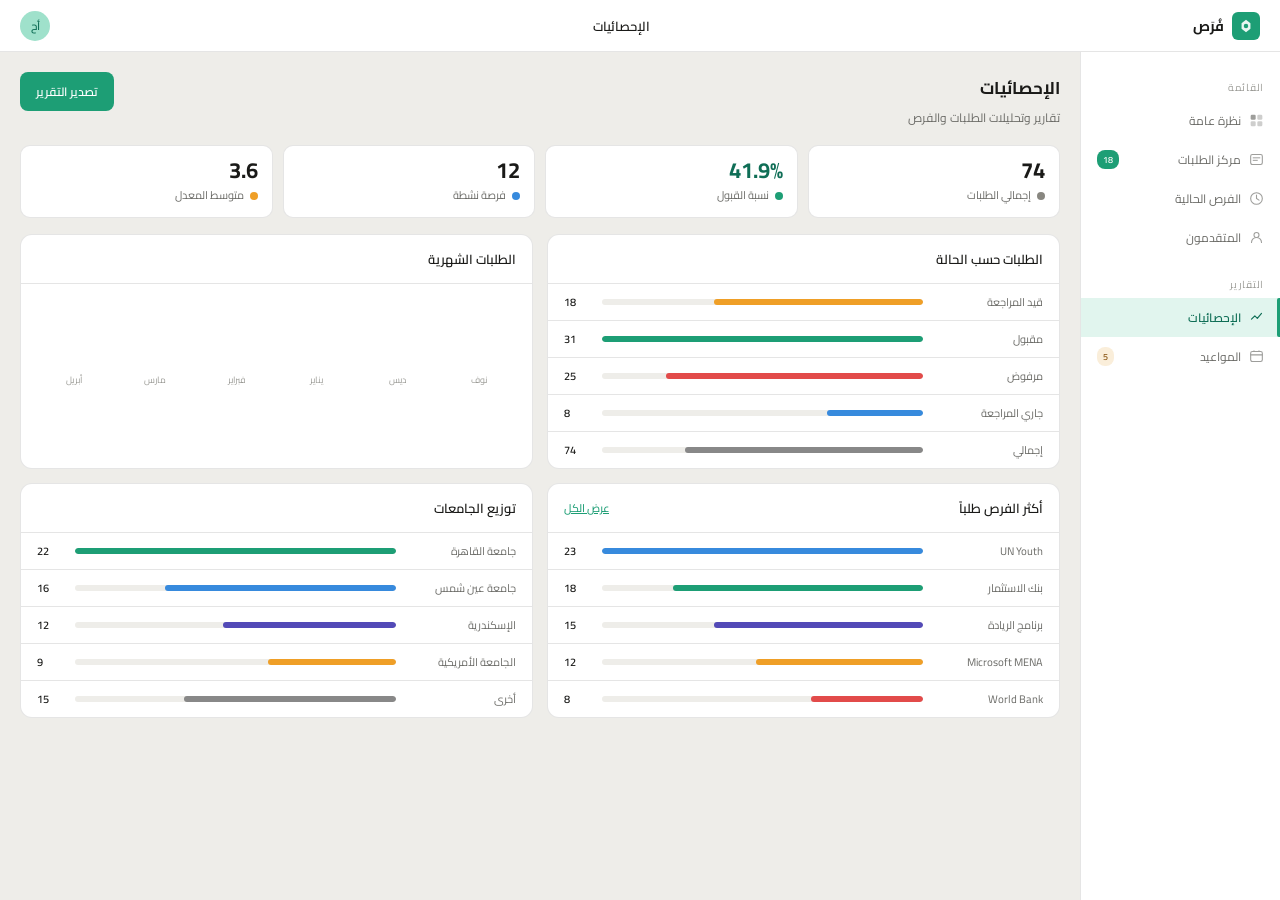
<file: fursa/statistics.html>
<!DOCTYPE html>
<html lang="ar" dir="rtl">
<head>
<meta charset="UTF-8">
<meta name="viewport" content="width=device-width, initial-scale=1.0">
<title>فُرَص — الإحصائيات</title>
<link rel="preconnect" href="https://fonts.googleapis.com">
<link href="https://fonts.googleapis.com/css2?family=Cairo:wght@400;500;600;700&display=swap" rel="stylesheet">
<link rel="stylesheet" href="shared.css">
<style>
  .stats-grid { display: grid; grid-template-columns: 1fr 1fr; gap: 14px; }
  .stat-card {
    background: var(--bg-primary);
    border: 0.5px solid var(--border);
    border-radius: 12px; overflow: hidden;
  }
  .bar-row {
    display: flex; align-items: center; gap: 10px;
    padding: 8px 16px;
    border-bottom: 0.5px solid var(--border);
    font-size: 11px;
  }
  .bar-row:last-child { border-bottom: none; }
  .bar-label { width: 110px; color: var(--text-secondary); flex-shrink: 0; }
  .bar-track { flex:1; height: 6px; background: var(--bg-tertiary); border-radius: 3px; overflow: hidden; }
  .bar-fill  { height: 100%; border-radius: 3px; }
  .bar-val   { width: 28px; text-align: left; color: var(--text-primary); font-weight: 600; }

  .donut-wrap { padding: 16px; display: flex; align-items: center; gap: 20px; }
  .donut-legend { display: flex; flex-direction: column; gap: 8px; }
  .legend-item { display: flex; align-items: center; gap: 6px; font-size: 11px; color: var(--text-secondary); }
  .legend-dot  { width: 10px; height: 10px; border-radius: 50%; flex-shrink: 0; }

  .month-bars { padding: 16px; display: flex; align-items: flex-end; gap: 6px; height: 120px; }
  .m-bar-wrap { flex:1; display: flex; flex-direction: column; align-items: center; gap: 4px; }
  .m-bar      { width: 100%; border-radius: 3px 3px 0 0; background: var(--green); opacity: .7; }
  .m-bar.highlight { opacity: 1; }
  .m-label    { font-size: 9px; color: var(--text-tertiary); }
</style>
</head>
<body>

<div id="topbar-placeholder"></div>
<div id="sidebar-placeholder"></div>

<div class="content">
  <div class="page-hdr">
    <div>
      <div class="page-title">الإحصائيات</div>
      <div class="page-sub">تقارير وتحليلات الطلبات والفرص</div>
    </div>
    <button class="btn-primary">تصدير التقرير</button>
  </div>

  <div class="stats-row">
    <div class="scard">
      <div class="sc-num">74</div>
      <div class="sc-lbl"><span class="sc-dot" style="background:#888780"></span>إجمالي الطلبات</div>
    </div>
    <div class="scard">
      <div class="sc-num" style="color:#0F6E56">41.9%</div>
      <div class="sc-lbl"><span class="sc-dot" style="background:#1D9E75"></span>نسبة القبول</div>
    </div>
    <div class="scard">
      <div class="sc-num">12</div>
      <div class="sc-lbl"><span class="sc-dot" style="background:#378ADD"></span>فرصة نشطة</div>
    </div>
    <div class="scard">
      <div class="sc-num">3.6</div>
      <div class="sc-lbl"><span class="sc-dot" style="background:#EF9F27"></span>متوسط المعدل</div>
    </div>
  </div>

  <div class="stats-grid">

    <!-- Applications by status -->
    <div class="stat-card">
      <div class="card-hdr">
        <span class="card-title">الطلبات حسب الحالة</span>
      </div>
      <div class="bar-row">
        <span class="bar-label">قيد المراجعة</span>
        <div class="bar-track"><div class="bar-fill" style="width:65%;background:#EF9F27"></div></div>
        <span class="bar-val">18</span>
      </div>
      <div class="bar-row">
        <span class="bar-label">مقبول</span>
        <div class="bar-track"><div class="bar-fill" style="width:100%;background:#1D9E75"></div></div>
        <span class="bar-val">31</span>
      </div>
      <div class="bar-row">
        <span class="bar-label">مرفوض</span>
        <div class="bar-track"><div class="bar-fill" style="width:80%;background:#E24B4A"></div></div>
        <span class="bar-val">25</span>
      </div>
      <div class="bar-row">
        <span class="bar-label">جاري المراجعة</span>
        <div class="bar-track"><div class="bar-fill" style="width:30%;background:#378ADD"></div></div>
        <span class="bar-val">8</span>
      </div>
      <div class="bar-row">
        <span class="bar-label">إجمالي</span>
        <div class="bar-track"><div class="bar-fill" style="width:74%;background:#888"></div></div>
        <span class="bar-val">74</span>
      </div>
    </div>

    <!-- Monthly trend -->
    <div class="stat-card">
      <div class="card-hdr">
        <span class="card-title">الطلبات الشهرية</span>
      </div>
      <div class="month-bars">
        <div class="m-bar-wrap"><div class="m-bar" style="height:40%"></div><div class="m-label">نوف</div></div>
        <div class="m-bar-wrap"><div class="m-bar" style="height:55%"></div><div class="m-label">ديس</div></div>
        <div class="m-bar-wrap"><div class="m-bar" style="height:35%"></div><div class="m-label">يناير</div></div>
        <div class="m-bar-wrap"><div class="m-bar" style="height:65%"></div><div class="m-label">فبراير</div></div>
        <div class="m-bar-wrap"><div class="m-bar" style="height:80%"></div><div class="m-label">مارس</div></div>
        <div class="m-bar-wrap highlight"><div class="m-bar highlight" style="height:100%"></div><div class="m-label">أبريل</div></div>
      </div>
    </div>

    <!-- Top opportunities -->
    <div class="stat-card">
      <div class="card-hdr">
        <span class="card-title">أكثر الفرص طلباً</span>
        <a class="card-action" href="opportunities.html">عرض الكل</a>
      </div>
      <div class="bar-row">
        <span class="bar-label">UN Youth</span>
        <div class="bar-track"><div class="bar-fill" style="width:100%;background:#378ADD"></div></div>
        <span class="bar-val">23</span>
      </div>
      <div class="bar-row">
        <span class="bar-label">بنك الاستثمار</span>
        <div class="bar-track"><div class="bar-fill" style="width:78%;background:#1D9E75"></div></div>
        <span class="bar-val">18</span>
      </div>
      <div class="bar-row">
        <span class="bar-label">برنامج الريادة</span>
        <div class="bar-track"><div class="bar-fill" style="width:65%;background:#534AB7"></div></div>
        <span class="bar-val">15</span>
      </div>
      <div class="bar-row">
        <span class="bar-label">Microsoft MENA</span>
        <div class="bar-track"><div class="bar-fill" style="width:52%;background:#EF9F27"></div></div>
        <span class="bar-val">12</span>
      </div>
      <div class="bar-row">
        <span class="bar-label">World Bank</span>
        <div class="bar-track"><div class="bar-fill" style="width:35%;background:#E24B4A"></div></div>
        <span class="bar-val">8</span>
      </div>
    </div>

    <!-- Universities -->
    <div class="stat-card">
      <div class="card-hdr">
        <span class="card-title">توزيع الجامعات</span>
      </div>
      <div class="bar-row">
        <span class="bar-label">جامعة القاهرة</span>
        <div class="bar-track"><div class="bar-fill" style="width:100%;background:#1D9E75"></div></div>
        <span class="bar-val">22</span>
      </div>
      <div class="bar-row">
        <span class="bar-label">جامعة عين شمس</span>
        <div class="bar-track"><div class="bar-fill" style="width:72%;background:#378ADD"></div></div>
        <span class="bar-val">16</span>
      </div>
      <div class="bar-row">
        <span class="bar-label">الإسكندرية</span>
        <div class="bar-track"><div class="bar-fill" style="width:54%;background:#534AB7"></div></div>
        <span class="bar-val">12</span>
      </div>
      <div class="bar-row">
        <span class="bar-label">الجامعة الأمريكية</span>
        <div class="bar-track"><div class="bar-fill" style="width:40%;background:#EF9F27"></div></div>
        <span class="bar-val">9</span>
      </div>
      <div class="bar-row">
        <span class="bar-label">أخرى</span>
        <div class="bar-track"><div class="bar-fill" style="width:66%;background:#888"></div></div>
        <span class="bar-val">15</span>
      </div>
    </div>

  </div>
</div>

<script src="nav.js"></script>
<script>injectNav('statistics');</script>
</body>
</html>
</file>
<file: fursa/shared.css>
*, *::before, *::after { box-sizing: border-box; margin: 0; padding: 0; }

:root {
  --bg-primary: #ffffff;
  --bg-secondary: #f5f5f3;
  --bg-tertiary: #eeede9;
  --text-primary: #1a1a18;
  --text-secondary: #6b6b67;
  --text-tertiary: #9b9b96;
  --border: rgba(0,0,0,0.1);
  --border-md: rgba(0,0,0,0.18);
  --radius-md: 8px;
  --radius-lg: 12px;
  --green: #1D9E75;
  --green-dark: #0F6E56;
  --green-light: #E1F5EE;
}

body {
  font-family: 'Cairo', sans-serif;
  background: var(--bg-tertiary);
  direction: rtl;
  min-height: 100vh;
  display: grid;
  grid-template-columns: 200px 1fr;
  grid-template-rows: 52px 1fr;
  color: var(--text-primary);
}

/* ── Topbar ── */
.topbar {
  grid-column: 1 / -1;
  background: var(--bg-primary);
  border-bottom: 0.5px solid var(--border);
  display: flex;
  align-items: center;
  padding: 0 20px;
  height: 52px;
  gap: 12px;
  justify-content: space-between;
}

.logo-area { display: flex; align-items: center; gap: 8px; }

.logo-mark {
  width: 28px; height: 28px;
  background: var(--green);
  border-radius: 6px;
  display: flex; align-items: center; justify-content: center;
}

.logo-text { font-size: 14px; font-weight: 700; color: var(--text-primary); }
.page-title-top { font-size: 13px; font-weight: 600; color: var(--text-primary); }

.avatar {
  width: 30px; height: 30px; border-radius: 50%;
  background: #9FE1CB;
  display: flex; align-items: center; justify-content: center;
  font-size: 11px; font-weight: 600; color: #0F6E56;
}

/* ── Sidebar ── */
.sidebar {
  background: var(--bg-primary);
  border-left: 0.5px solid var(--border);
  padding: 16px 0;
  min-height: calc(100vh - 52px);
}

.nav-lbl {
  font-size: 10px; color: var(--text-tertiary);
  padding: 10px 16px 4px; letter-spacing: .7px;
  text-transform: uppercase;
}

.nav-i {
  display: flex; align-items: center; gap: 8px;
  padding: 8px 16px;
  font-size: 12px; color: var(--text-secondary);
  cursor: pointer; position: relative;
  text-decoration: none;
  transition: background 0.15s;
}

.nav-i:hover { background: var(--bg-secondary); color: var(--text-primary); }

.nav-i.active {
  background: #E1F5EE; color: #0F6E56; font-weight: 600;
}

.nav-i.active::before {
  content: ''; position: absolute;
  right: 0; top: 0; bottom: 0;
  width: 3px; background: var(--green);
  border-radius: 2px 0 0 2px;
}

.nav-ic { width: 15px; height: 15px; opacity: .65; flex-shrink: 0; }
.nav-i.active .nav-ic { opacity: 1; }

.bdg {
  margin-right: auto;
  background: var(--green); color: #fff;
  font-size: 9px; font-weight: 600;
  border-radius: 8px; padding: 1px 6px;
}

.bdg-warn { background: #FAEEDA; color: #854F0B; }

/* ── Content ── */
.content {
  padding: 20px;
  display: flex; flex-direction: column; gap: 16px;
  overflow-y: auto;
}

.page-hdr { display: flex; align-items: flex-start; justify-content: space-between; }
.page-title { font-size: 17px; font-weight: 700; color: var(--text-primary); }
.page-sub { font-size: 12px; color: var(--text-secondary); margin-top: 2px; }

/* ── Cards ── */
.card {
  background: var(--bg-primary);
  border: 0.5px solid var(--border);
  border-radius: 12px; overflow: hidden;
}

.card-hdr {
  display: flex; align-items: center; justify-content: space-between;
  padding: 12px 16px;
  border-bottom: 0.5px solid var(--border);
}

.card-title { font-size: 13px; font-weight: 600; color: var(--text-primary); }
.card-action { font-size: 11px; color: var(--green); cursor: pointer; font-weight: 500; }

/* ── Stats ── */
.stats-row { display: grid; grid-template-columns: repeat(4, 1fr); gap: 10px; }

.scard {
  background: var(--bg-primary);
  border: 0.5px solid var(--border);
  border-radius: 10px; padding: 12px 14px;
}

.sc-num { font-size: 22px; font-weight: 700; color: var(--text-primary); line-height: 1.1; }
.sc-lbl { font-size: 11px; color: var(--text-secondary); margin-top: 3px; }
.sc-dot { width: 8px; height: 8px; border-radius: 50%; display: inline-block; margin-left: 6px; vertical-align: middle; }

/* ── Status Pills ── */
.status-pill {
  display: inline-flex; align-items: center; gap: 4px;
  font-size: 10px; font-weight: 500;
  padding: 3px 9px; border-radius: 10px; white-space: nowrap;
}

.s-pending   { background: #FAEEDA; color: #854F0B; }
.s-accepted  { background: #E1F5EE; color: #0F6E56; }
.s-rejected  { background: #FCEBEB; color: #A32D2D; }
.s-reviewing { background: #E6F1FB; color: #185FA5; }

.pill-dot { width: 5px; height: 5px; border-radius: 50%; background: currentColor; }

/* ── Buttons ── */
.btn-sm {
  font-size: 10px; padding: 4px 10px;
  border-radius: 6px; border: 0.5px solid var(--border-md);
  background: transparent; cursor: pointer;
  font-family: 'Cairo', sans-serif;
  color: var(--text-secondary); transition: background .12s;
}

.btn-accept { border-color: var(--green); color: var(--green-dark); }
.btn-accept:hover { background: #E1F5EE; }
.btn-reject { border-color: #E24B4A; color: #A32D2D; }
.btn-reject:hover { background: #FCEBEB; }

.btn-primary {
  background: var(--green); color: #fff;
  border: none; border-radius: 8px;
  font-size: 12px; font-weight: 600;
  padding: 8px 16px; cursor: pointer;
  font-family: 'Cairo', sans-serif;
  transition: background .15s;
}
.btn-primary:hover { background: var(--green-dark); }

/* ── Table ── */
.tbl-wrap { width: 100%; overflow-x: auto; }

table { width: 100%; border-collapse: collapse; font-size: 12px; }

th {
  text-align: right; padding: 9px 14px;
  color: var(--text-secondary); font-weight: 500;
  border-bottom: 0.5px solid var(--border);
  background: var(--bg-secondary); font-size: 11px;
}

td {
  padding: 10px 14px;
  border-bottom: 0.5px solid var(--border);
  color: var(--text-primary); vertical-align: middle;
}

tr:last-child td { border-bottom: none; }
tr:hover td { background: var(--bg-secondary); cursor: pointer; }

.avatar-sm {
  width: 30px; height: 30px; border-radius: 50%;
  display: flex; align-items: center; justify-content: center;
  font-size: 10px; font-weight: 600; flex-shrink: 0;
}

.applicant-cell { display: flex; align-items: center; gap: 8px; }
.app-name { font-size: 12px; font-weight: 500; color: var(--text-primary); }
.app-email { font-size: 10px; color: var(--text-secondary); }

/* ── Timeline ── */
.tl-list { padding: 8px 0; }
.tl-item { display: flex; gap: 10px; padding: 8px 16px; align-items: flex-start; }
.tl-dot-wrap { display: flex; flex-direction: column; align-items: center; }
.tl-dot { width: 8px; height: 8px; border-radius: 50%; flex-shrink: 0; margin-top: 4px; }
.tl-line { width: 1px; background: var(--border); flex: 1; min-height: 16px; }
.tl-text { font-size: 11px; color: var(--text-secondary); line-height: 1.5; }
.tl-text strong { color: var(--text-primary); font-weight: 600; }
.tl-time { font-size: 10px; color: var(--text-tertiary); margin-top: 1px; }

/* ── Filters ── */
.filters-row { display: flex; align-items: center; gap: 8px; flex-wrap: wrap; }

.ftab {
  font-size: 11px; padding: 5px 12px;
  border-radius: 16px; border: 0.5px solid var(--border);
  color: var(--text-secondary); background: transparent;
  cursor: pointer; font-family: 'Cairo', sans-serif;
  transition: all .12s;
}

.ftab:hover { background: var(--bg-secondary); }
.ftab.active { background: var(--green); color: #fff; border-color: var(--green); font-weight: 600; }

.search-wrap {
  margin-right: auto;
  display: flex; align-items: center;
  background: var(--bg-secondary);
  border: 0.5px solid var(--border);
  border-radius: 16px; padding: 0 12px;
  gap: 6px; height: 30px; width: 180px;
}

.search-wrap input {
  border: none; background: transparent;
  font-size: 12px; color: var(--text-primary);
  font-family: 'Cairo', sans-serif;
  width: 100%; outline: none;
}

.search-wrap input::placeholder { color: var(--text-tertiary); }

/* ── Responsive ── */
@media (max-width: 900px) {
  body { grid-template-columns: 1fr; }
  .sidebar { display: none; }
  .stats-row { grid-template-columns: repeat(2, 1fr); }
}
</file>
